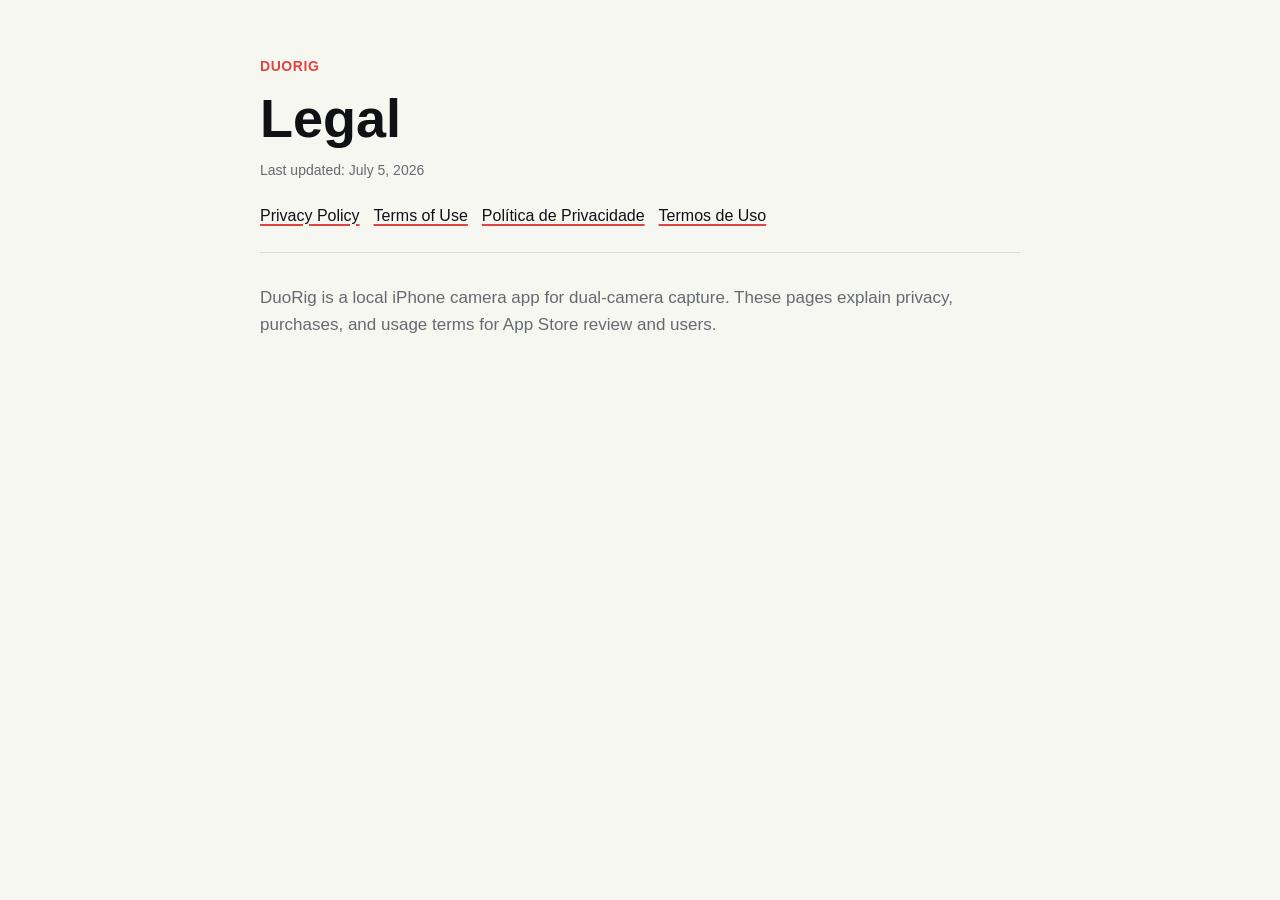
<file: index.html>
<!doctype html>
<html lang="en">
<head>
  <meta charset="utf-8">
  <meta name="viewport" content="width=device-width, initial-scale=1">
  <title>DuoRig Legal</title>
  <link rel="stylesheet" href="style.css">
</head>
<body>
  <main>
    <header>
      <div class="brand">DuoRig</div>
      <h1>Legal</h1>
      <p class="updated">Last updated: July 5, 2026</p>
      <nav>
        <a href="privacy.html">Privacy Policy</a>
        <a href="terms.html">Terms of Use</a>
        <a href="pt/privacy.html">Política de Privacidade</a>
        <a href="pt/terms.html">Termos de Uso</a>
      </nav>
    </header>

    <p>DuoRig is a local iPhone camera app for dual-camera capture. These pages explain privacy, purchases, and usage terms for App Store review and users.</p>
  </main>
</body>
</html>
</file>
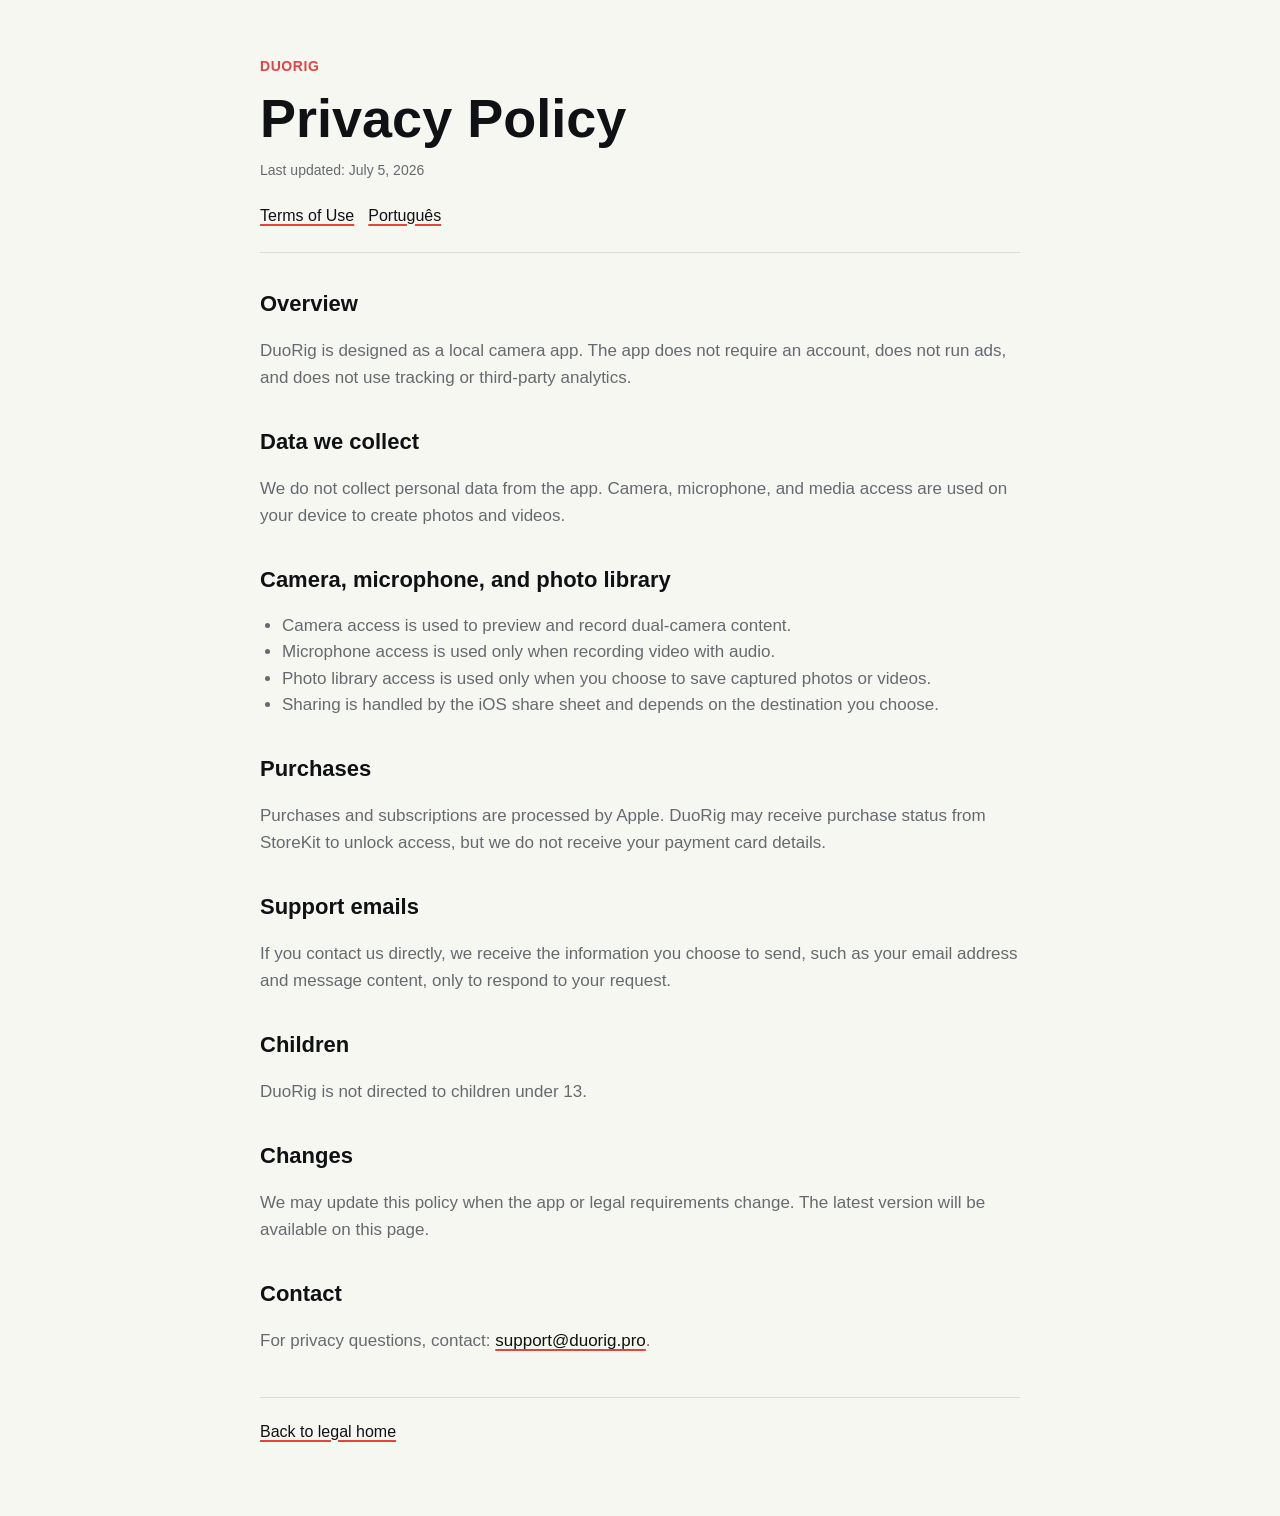
<file: privacy.html>
<!doctype html>
<html lang="en">
<head>
  <meta charset="utf-8">
  <meta name="viewport" content="width=device-width, initial-scale=1">
  <title>DuoRig Privacy Policy</title>
  <link rel="stylesheet" href="style.css">
</head>
<body>
  <main>
    <header>
      <div class="brand">DuoRig</div>
      <h1>Privacy Policy</h1>
      <p class="updated">Last updated: July 5, 2026</p>
      <nav>
        <a href="terms.html">Terms of Use</a>
        <a href="pt/privacy.html">Português</a>
      </nav>
    </header>

    <h2>Overview</h2>
    <p>DuoRig is designed as a local camera app. The app does not require an account, does not run ads, and does not use tracking or third-party analytics.</p>

    <h2>Data we collect</h2>
    <p>We do not collect personal data from the app. Camera, microphone, and media access are used on your device to create photos and videos.</p>

    <h2>Camera, microphone, and photo library</h2>
    <ul>
      <li>Camera access is used to preview and record dual-camera content.</li>
      <li>Microphone access is used only when recording video with audio.</li>
      <li>Photo library access is used only when you choose to save captured photos or videos.</li>
      <li>Sharing is handled by the iOS share sheet and depends on the destination you choose.</li>
    </ul>

    <h2>Purchases</h2>
    <p>Purchases and subscriptions are processed by Apple. DuoRig may receive purchase status from StoreKit to unlock access, but we do not receive your payment card details.</p>

    <h2>Support emails</h2>
    <p>If you contact us directly, we receive the information you choose to send, such as your email address and message content, only to respond to your request.</p>

    <h2>Children</h2>
    <p>DuoRig is not directed to children under 13.</p>

    <h2>Changes</h2>
    <p>We may update this policy when the app or legal requirements change. The latest version will be available on this page.</p>

    <h2>Contact</h2>
    <p>For privacy questions, contact: <a href="mailto:support@duorig.pro">support@duorig.pro</a>.</p>

    <footer>
      <a href="index.html">Back to legal home</a>
    </footer>
  </main>
</body>
</html>
</file>
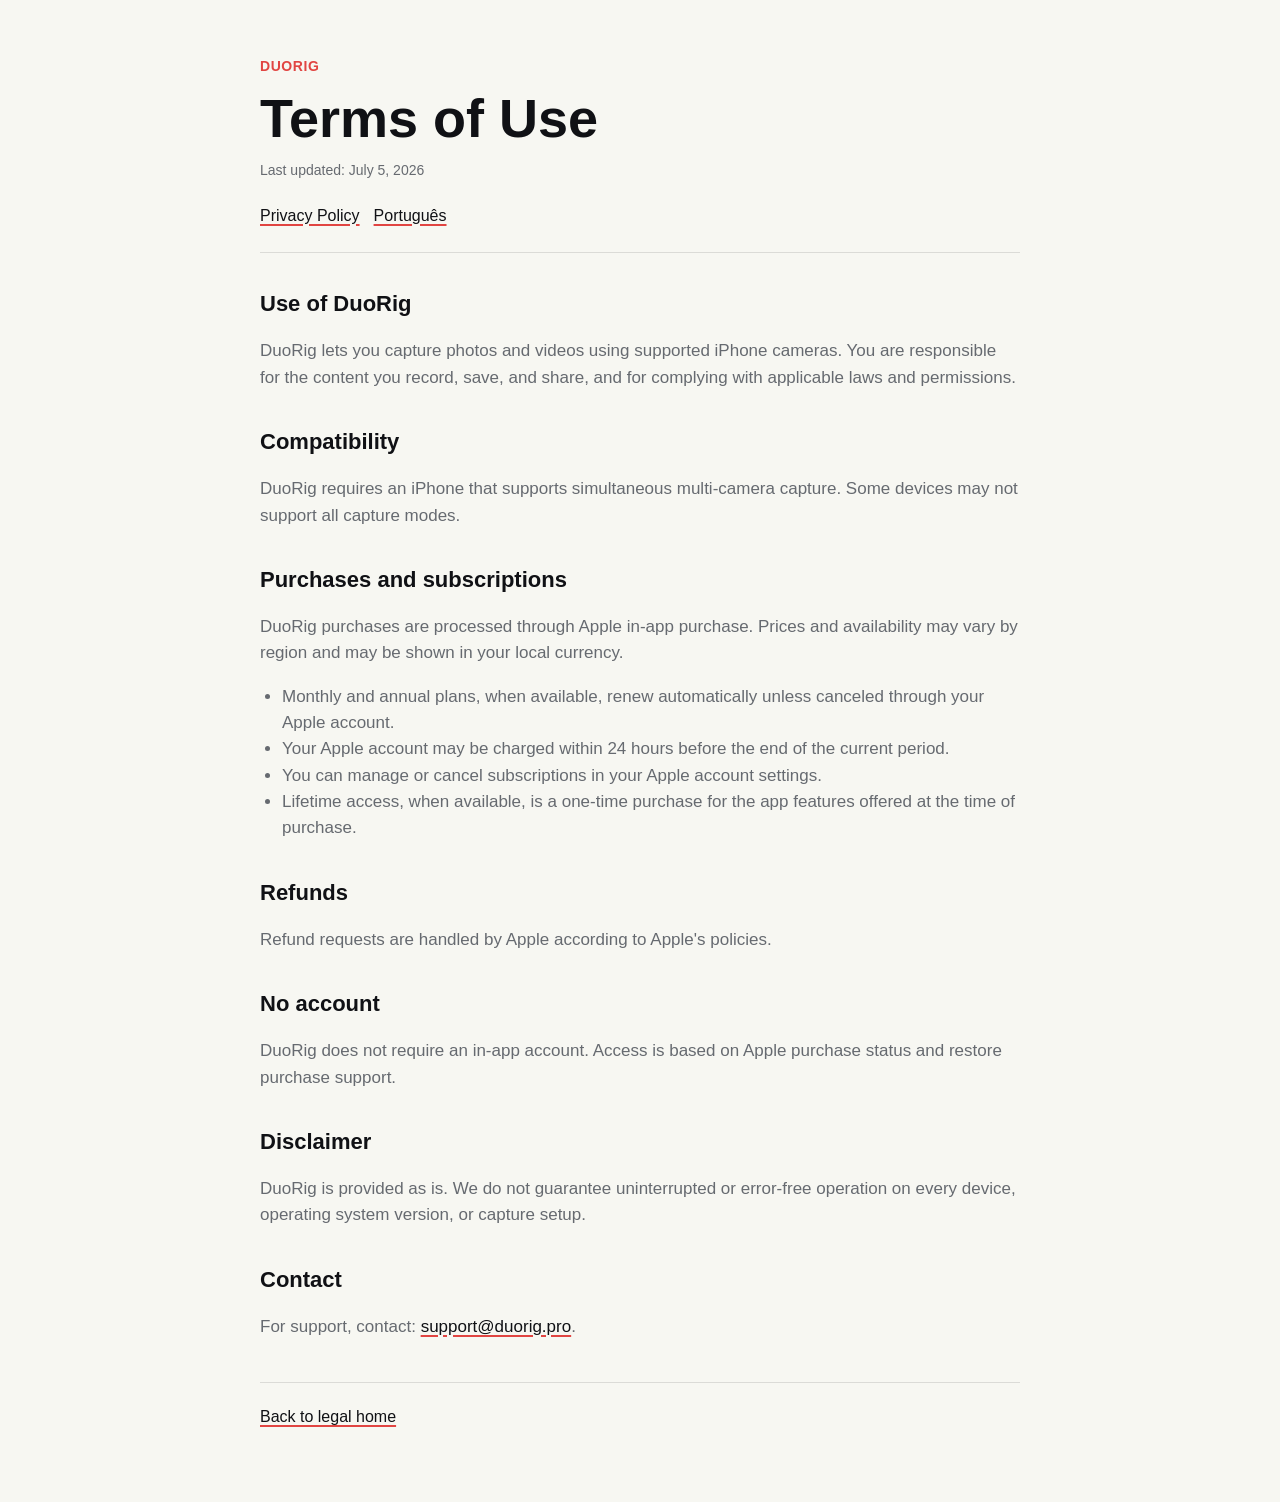
<file: terms.html>
<!doctype html>
<html lang="en">
<head>
  <meta charset="utf-8">
  <meta name="viewport" content="width=device-width, initial-scale=1">
  <title>DuoRig Terms of Use</title>
  <link rel="stylesheet" href="style.css">
</head>
<body>
  <main>
    <header>
      <div class="brand">DuoRig</div>
      <h1>Terms of Use</h1>
      <p class="updated">Last updated: July 5, 2026</p>
      <nav>
        <a href="privacy.html">Privacy Policy</a>
        <a href="pt/terms.html">Português</a>
      </nav>
    </header>

    <h2>Use of DuoRig</h2>
    <p>DuoRig lets you capture photos and videos using supported iPhone cameras. You are responsible for the content you record, save, and share, and for complying with applicable laws and permissions.</p>

    <h2>Compatibility</h2>
    <p>DuoRig requires an iPhone that supports simultaneous multi-camera capture. Some devices may not support all capture modes.</p>

    <h2>Purchases and subscriptions</h2>
    <p>DuoRig purchases are processed through Apple in-app purchase. Prices and availability may vary by region and may be shown in your local currency.</p>
    <ul>
      <li>Monthly and annual plans, when available, renew automatically unless canceled through your Apple account.</li>
      <li>Your Apple account may be charged within 24 hours before the end of the current period.</li>
      <li>You can manage or cancel subscriptions in your Apple account settings.</li>
      <li>Lifetime access, when available, is a one-time purchase for the app features offered at the time of purchase.</li>
    </ul>

    <h2>Refunds</h2>
    <p>Refund requests are handled by Apple according to Apple's policies.</p>

    <h2>No account</h2>
    <p>DuoRig does not require an in-app account. Access is based on Apple purchase status and restore purchase support.</p>

    <h2>Disclaimer</h2>
    <p>DuoRig is provided as is. We do not guarantee uninterrupted or error-free operation on every device, operating system version, or capture setup.</p>

    <h2>Contact</h2>
    <p>For support, contact: <a href="mailto:support@duorig.pro">support@duorig.pro</a>.</p>

    <footer>
      <a href="index.html">Back to legal home</a>
    </footer>
  </main>
</body>
</html>
</file>
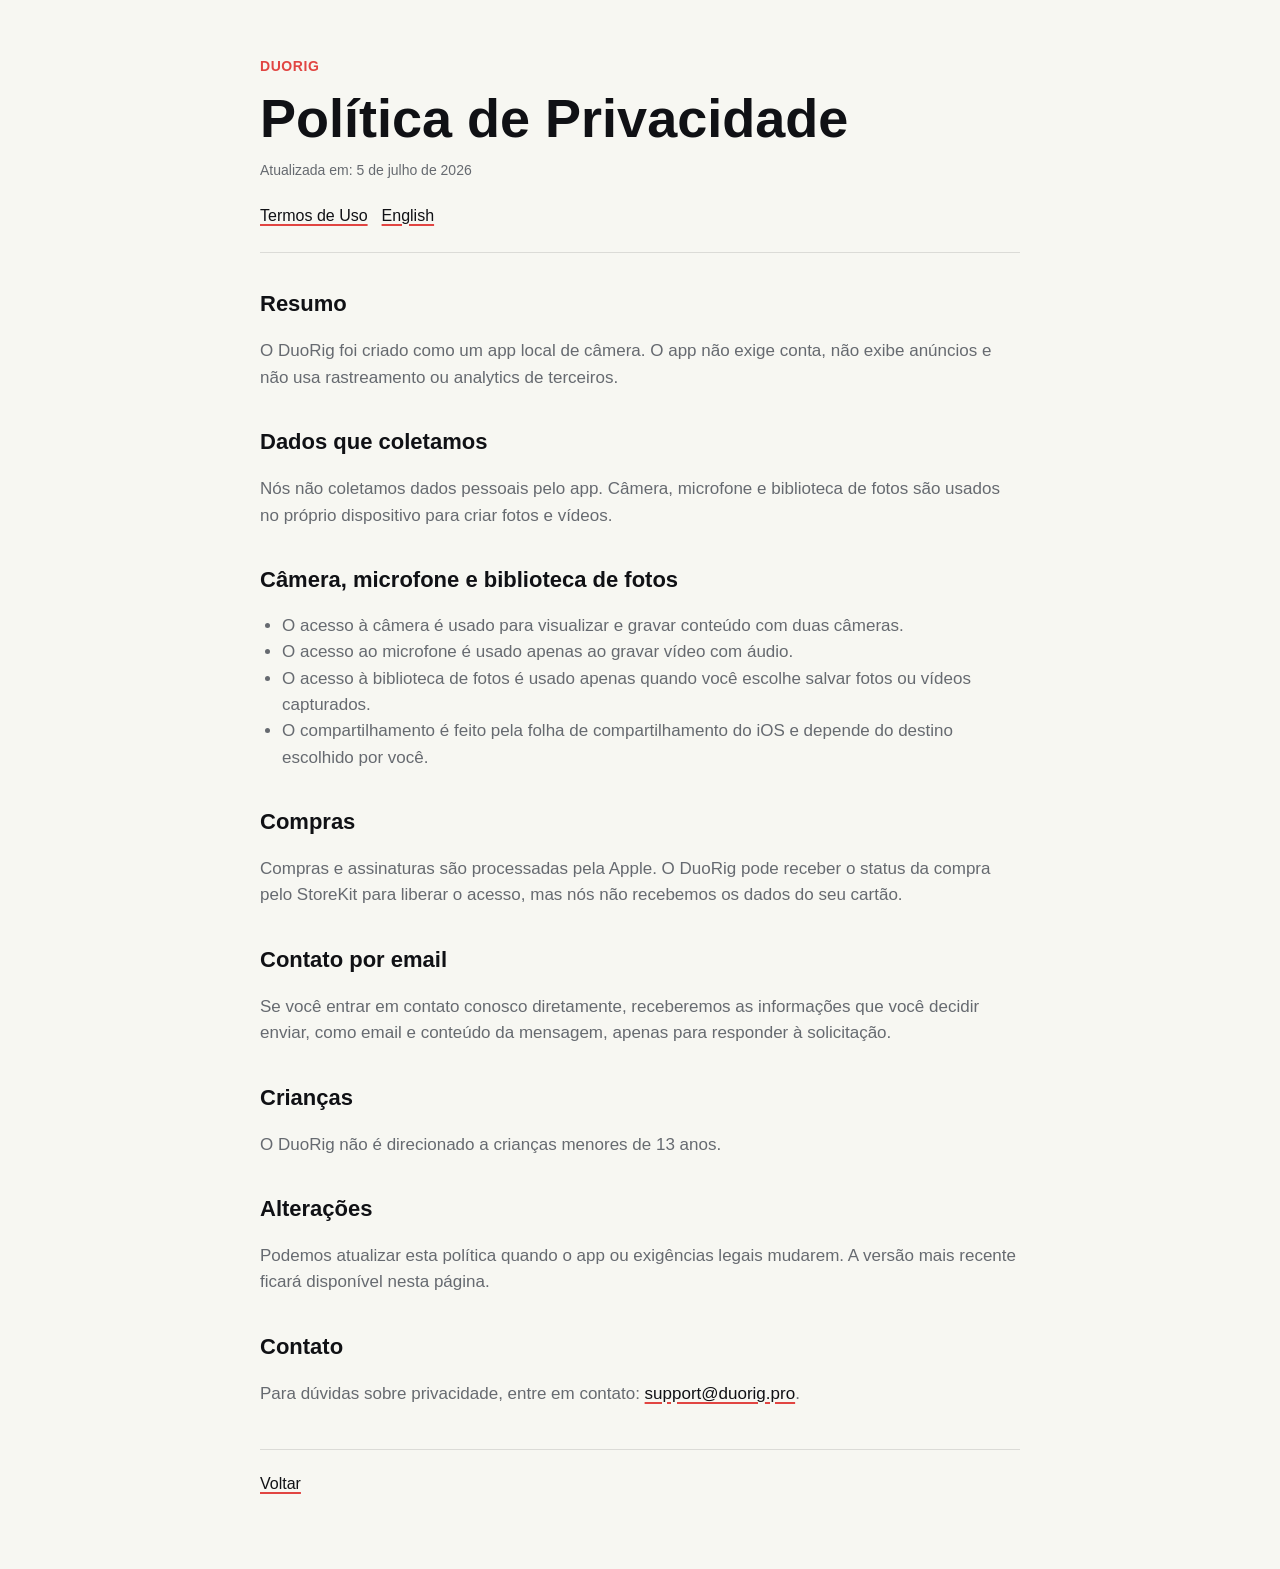
<file: pt/privacy.html>
<!doctype html>
<html lang="pt-BR">
<head>
  <meta charset="utf-8">
  <meta name="viewport" content="width=device-width, initial-scale=1">
  <title>DuoRig Política de Privacidade</title>
  <link rel="stylesheet" href="../style.css">
</head>
<body>
  <main>
    <header>
      <div class="brand">DuoRig</div>
      <h1>Política de Privacidade</h1>
      <p class="updated">Atualizada em: 5 de julho de 2026</p>
      <nav>
        <a href="terms.html">Termos de Uso</a>
        <a href="../privacy.html">English</a>
      </nav>
    </header>

    <h2>Resumo</h2>
    <p>O DuoRig foi criado como um app local de câmera. O app não exige conta, não exibe anúncios e não usa rastreamento ou analytics de terceiros.</p>

    <h2>Dados que coletamos</h2>
    <p>Nós não coletamos dados pessoais pelo app. Câmera, microfone e biblioteca de fotos são usados no próprio dispositivo para criar fotos e vídeos.</p>

    <h2>Câmera, microfone e biblioteca de fotos</h2>
    <ul>
      <li>O acesso à câmera é usado para visualizar e gravar conteúdo com duas câmeras.</li>
      <li>O acesso ao microfone é usado apenas ao gravar vídeo com áudio.</li>
      <li>O acesso à biblioteca de fotos é usado apenas quando você escolhe salvar fotos ou vídeos capturados.</li>
      <li>O compartilhamento é feito pela folha de compartilhamento do iOS e depende do destino escolhido por você.</li>
    </ul>

    <h2>Compras</h2>
    <p>Compras e assinaturas são processadas pela Apple. O DuoRig pode receber o status da compra pelo StoreKit para liberar o acesso, mas nós não recebemos os dados do seu cartão.</p>

    <h2>Contato por email</h2>
    <p>Se você entrar em contato conosco diretamente, receberemos as informações que você decidir enviar, como email e conteúdo da mensagem, apenas para responder à solicitação.</p>

    <h2>Crianças</h2>
    <p>O DuoRig não é direcionado a crianças menores de 13 anos.</p>

    <h2>Alterações</h2>
    <p>Podemos atualizar esta política quando o app ou exigências legais mudarem. A versão mais recente ficará disponível nesta página.</p>

    <h2>Contato</h2>
    <p>Para dúvidas sobre privacidade, entre em contato: <a href="mailto:support@duorig.pro">support@duorig.pro</a>.</p>

    <footer>
      <a href="../index.html">Voltar</a>
    </footer>
  </main>
</body>
</html>
</file>
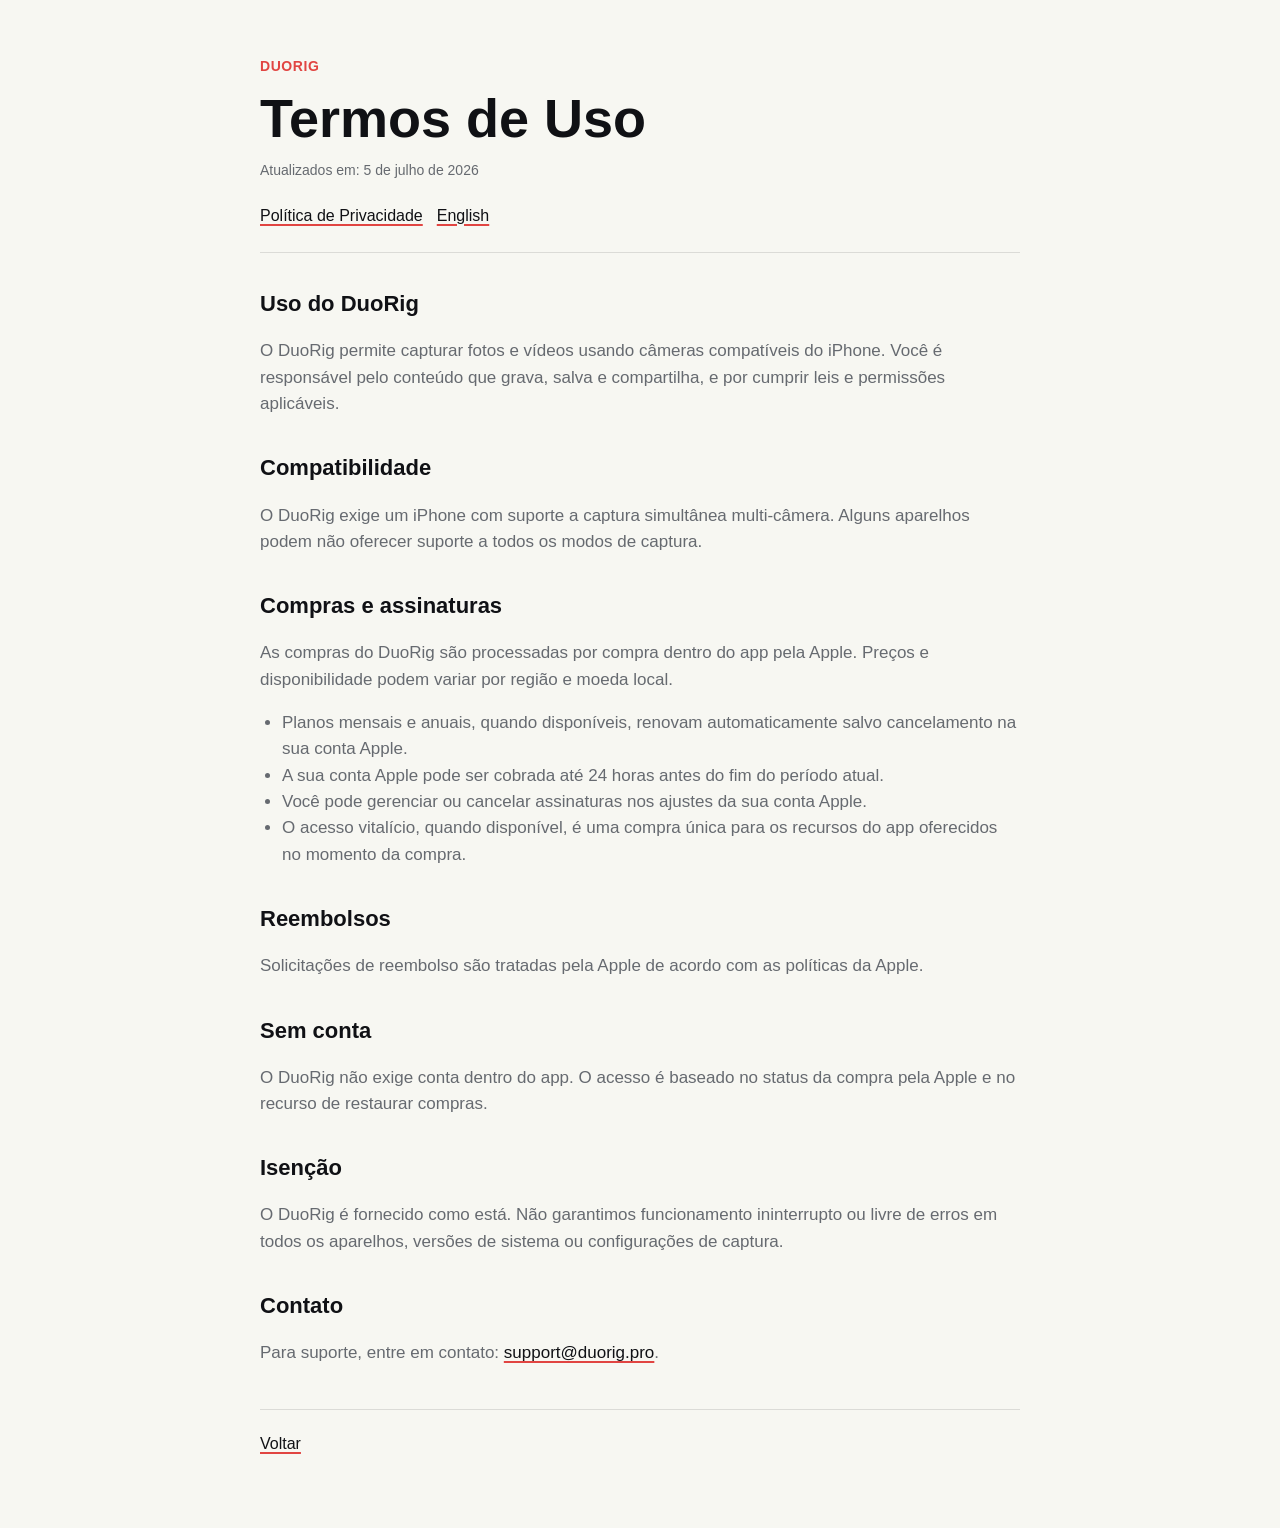
<file: pt/terms.html>
<!doctype html>
<html lang="pt-BR">
<head>
  <meta charset="utf-8">
  <meta name="viewport" content="width=device-width, initial-scale=1">
  <title>DuoRig Termos de Uso</title>
  <link rel="stylesheet" href="../style.css">
</head>
<body>
  <main>
    <header>
      <div class="brand">DuoRig</div>
      <h1>Termos de Uso</h1>
      <p class="updated">Atualizados em: 5 de julho de 2026</p>
      <nav>
        <a href="privacy.html">Política de Privacidade</a>
        <a href="../terms.html">English</a>
      </nav>
    </header>

    <h2>Uso do DuoRig</h2>
    <p>O DuoRig permite capturar fotos e vídeos usando câmeras compatíveis do iPhone. Você é responsável pelo conteúdo que grava, salva e compartilha, e por cumprir leis e permissões aplicáveis.</p>

    <h2>Compatibilidade</h2>
    <p>O DuoRig exige um iPhone com suporte a captura simultânea multi-câmera. Alguns aparelhos podem não oferecer suporte a todos os modos de captura.</p>

    <h2>Compras e assinaturas</h2>
    <p>As compras do DuoRig são processadas por compra dentro do app pela Apple. Preços e disponibilidade podem variar por região e moeda local.</p>
    <ul>
      <li>Planos mensais e anuais, quando disponíveis, renovam automaticamente salvo cancelamento na sua conta Apple.</li>
      <li>A sua conta Apple pode ser cobrada até 24 horas antes do fim do período atual.</li>
      <li>Você pode gerenciar ou cancelar assinaturas nos ajustes da sua conta Apple.</li>
      <li>O acesso vitalício, quando disponível, é uma compra única para os recursos do app oferecidos no momento da compra.</li>
    </ul>

    <h2>Reembolsos</h2>
    <p>Solicitações de reembolso são tratadas pela Apple de acordo com as políticas da Apple.</p>

    <h2>Sem conta</h2>
    <p>O DuoRig não exige conta dentro do app. O acesso é baseado no status da compra pela Apple e no recurso de restaurar compras.</p>

    <h2>Isenção</h2>
    <p>O DuoRig é fornecido como está. Não garantimos funcionamento ininterrupto ou livre de erros em todos os aparelhos, versões de sistema ou configurações de captura.</p>

    <h2>Contato</h2>
    <p>Para suporte, entre em contato: <a href="mailto:support@duorig.pro">support@duorig.pro</a>.</p>

    <footer>
      <a href="../index.html">Voltar</a>
    </footer>
  </main>
</body>
</html>
</file>
<file: style.css>
:root {
  color-scheme: light dark;
  --bg: #f7f7f2;
  --text: #101115;
  --muted: #666a70;
  --line: rgba(16, 17, 21, 0.12);
  --accent: #e14542;
}

@media (prefers-color-scheme: dark) {
  :root {
    --bg: #050608;
    --text: #f4f4f1;
    --muted: #a2a4a8;
    --line: rgba(244, 244, 241, 0.14);
  }
}

* {
  box-sizing: border-box;
}

body {
  margin: 0;
  background: var(--bg);
  color: var(--text);
  font-family: -apple-system, BlinkMacSystemFont, "SF Pro Text", "Segoe UI", sans-serif;
  line-height: 1.55;
}

main {
  width: min(760px, calc(100% - 40px));
  margin: 0 auto;
  padding: 56px 0 72px;
}

header {
  border-bottom: 1px solid var(--line);
  margin-bottom: 32px;
  padding-bottom: 24px;
}

.brand {
  color: var(--accent);
  font-size: 14px;
  font-weight: 700;
  letter-spacing: 0.04em;
  text-transform: uppercase;
}

h1 {
  font-size: clamp(34px, 8vw, 54px);
  line-height: 1.04;
  margin: 12px 0 10px;
}

h2 {
  font-size: 22px;
  margin: 34px 0 10px;
}

p,
li {
  color: var(--muted);
  font-size: 17px;
}

ul {
  padding-left: 22px;
}

a {
  color: var(--text);
  text-decoration-color: var(--accent);
  text-decoration-thickness: 2px;
  text-underline-offset: 3px;
}

nav {
  display: flex;
  flex-wrap: wrap;
  gap: 14px;
  margin-top: 22px;
}

.updated {
  color: var(--muted);
  font-size: 14px;
}

footer {
  border-top: 1px solid var(--line);
  margin-top: 42px;
  padding-top: 22px;
}
</file>
